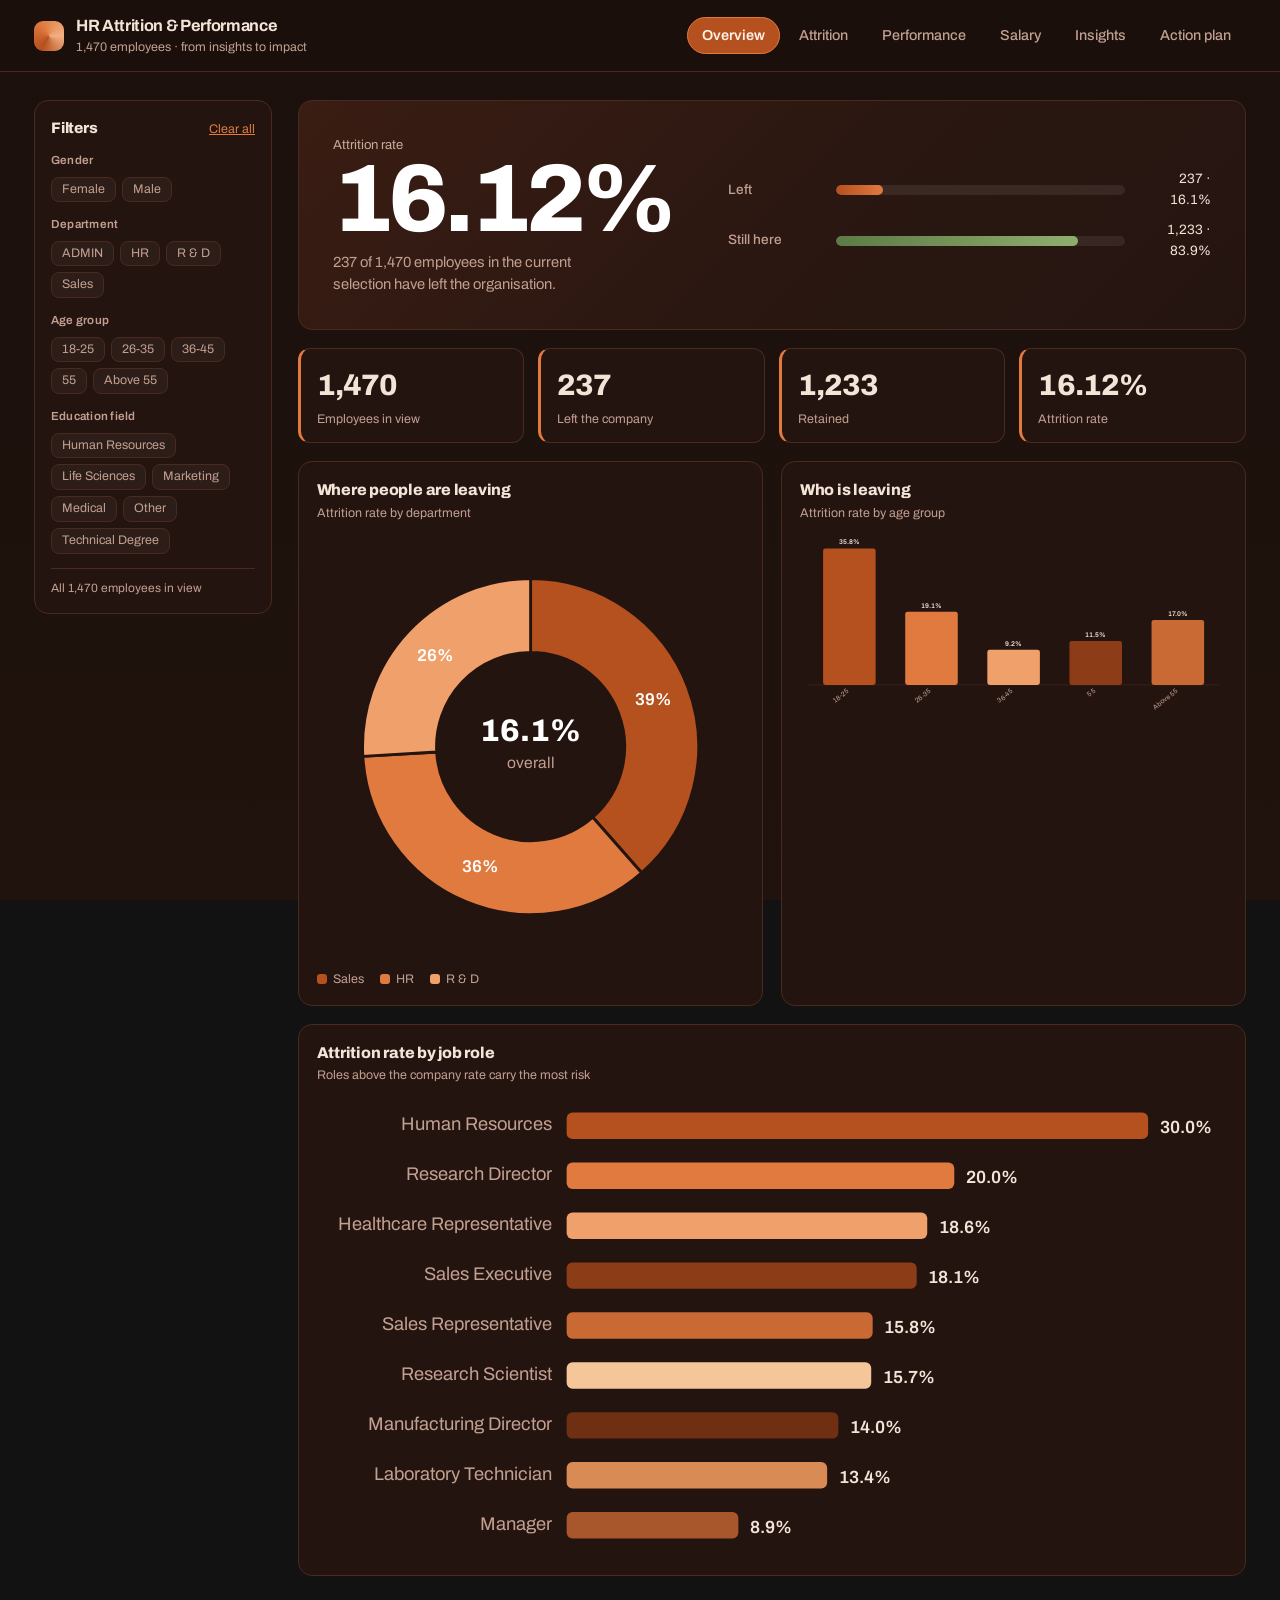
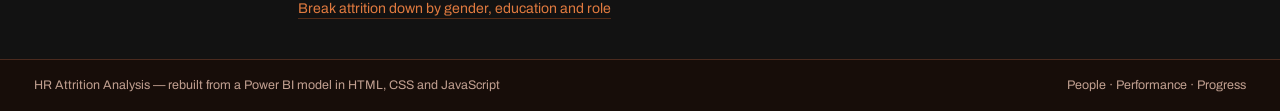
<file: index.html>
<!DOCTYPE html>
<html lang="en">
<head>
<meta charset="utf-8">
<meta name="viewport" content="width=device-width, initial-scale=1">
<title>Overview &middot; HR Attrition Analysis</title>
<meta name="description" content="Headline attrition rate, department and age-group breakdown.">
<link rel="preconnect" href="https://fonts.googleapis.com">
<link rel="preconnect" href="https://fonts.gstatic.com" crossorigin>
<link href="https://fonts.googleapis.com/css2?family=Archivo:wght@400;500;600;800&display=swap" rel="stylesheet">
<link rel="stylesheet" href="style.css">
</head>
<body data-page="overview">

<a class="skip" href="#main">Skip to content</a>

<header class="topbar">
  <div class="brand">
    <span class="mark" aria-hidden="true"></span>
    <span>
      <b>HR Attrition &amp; Performance</b>
      <i>1,470 employees &middot; from insights to impact</i>
    </span>
  </div>
  <nav class="tabs" aria-label="Report pages">
    <a href="index.html" aria-current="page">Overview</a>
    <a href="attrition.html">Attrition</a>
    <a href="performance.html">Performance</a>
    <a href="salary.html">Salary</a>
    <a href="insights.html">Insights</a>
    <a href="action-plan.html">Action plan</a>
  </nav>
</header>

<div class="shell">

  <aside class="filters" id="filters" aria-label="Filters">
    <div class="filters-head">
      <h2>Filters</h2>
      <button type="button" id="reset">Clear all</button>
    </div>
    <div id="filter-groups"></div>
    <p class="scope" id="scope"></p>
  </aside>

  <main id="main">
    <div class="hero">
      <div class="hero-figure">
        <p class="hero-label">Attrition rate</p>
        <p class="hero-number" id="heroRate">&mdash;</p>
        <p class="hero-sub" id="heroSub"></p>
      </div>
      <div class="hero-split" id="heroSplit"></div>
    </div>

    <div class="kpis" id="kpis"></div>

    <div class="grid two">
      <article class="card">
        <h3>Where people are leaving</h3>
        <p class="note">Attrition rate by department</p>
        <div class="chart" id="ovDept"></div>
      </article>
      <article class="card">
        <h3>Who is leaving</h3>
        <p class="note">Attrition rate by age group</p>
        <div class="chart" id="ovAge"></div>
      </article>
    </div>

    <article class="card">
      <h3>Attrition rate by job role</h3>
      <p class="note">Roles above the company rate carry the most risk</p>
      <div class="chart" id="ovRole"></div>
    </article>

    <nav class="next">
      <a href="attrition.html">Break attrition down by gender, education and role</a>
    </nav>

  </main>
</div>

<footer class="foot">
  <span>HR Attrition Analysis &mdash; rebuilt from a Power BI model in HTML, CSS and JavaScript</span>
  <span>People &middot; Performance &middot; Progress</span>
</footer>

<div class="tip" id="tip" role="status" aria-live="polite"></div>

<script src="data.js"></script>
<script src="charts.js"></script>
<script src="app.js"></script>
</body>
</html>
</file>
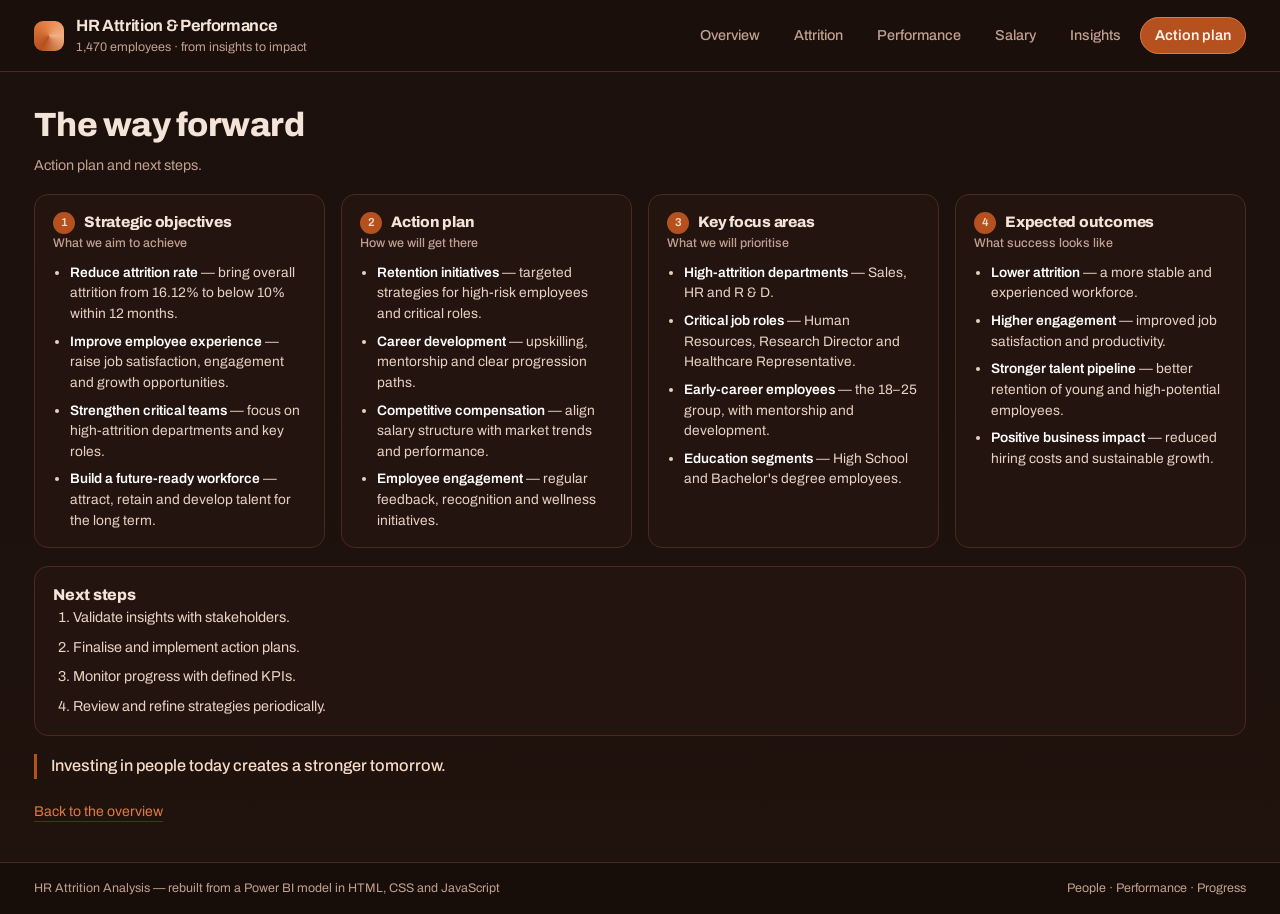
<file: action-plan.html>
<!DOCTYPE html>
<html lang="en">
<head>
<meta charset="utf-8">
<meta name="viewport" content="width=device-width, initial-scale=1">
<title>Action plan &middot; HR Attrition Analysis</title>
<meta name="description" content="Objectives, action plan, focus areas and expected outcomes.">
<link rel="preconnect" href="https://fonts.googleapis.com">
<link rel="preconnect" href="https://fonts.gstatic.com" crossorigin>
<link href="https://fonts.googleapis.com/css2?family=Archivo:wght@400;500;600;800&display=swap" rel="stylesheet">
<link rel="stylesheet" href="style.css">
</head>
<body data-page="action">

<a class="skip" href="#main">Skip to content</a>

<header class="topbar">
  <div class="brand">
    <span class="mark" aria-hidden="true"></span>
    <span>
      <b>HR Attrition &amp; Performance</b>
      <i>1,470 employees &middot; from insights to impact</i>
    </span>
  </div>
  <nav class="tabs" aria-label="Report pages">
    <a href="index.html">Overview</a>
    <a href="attrition.html">Attrition</a>
    <a href="performance.html">Performance</a>
    <a href="salary.html">Salary</a>
    <a href="insights.html">Insights</a>
    <a href="action-plan.html" aria-current="page">Action plan</a>
  </nav>
</header>

<div class="shell wide">


  <main id="main">
    <div class="page-head">
      <h2>The way forward</h2>
      <p>Action plan and next steps.</p>
    </div>
    <div class="plan" id="plan"></div>
    <article class="card steps-card">
      <h3>Next steps</h3>
      <ol class="steps" id="steps"></ol>
    </article>
    <p class="pull">Investing in people today creates a stronger tomorrow.</p>
    <nav class="next">
      <a href="index.html">Back to the overview</a>
    </nav>

  </main>
</div>

<footer class="foot">
  <span>HR Attrition Analysis &mdash; rebuilt from a Power BI model in HTML, CSS and JavaScript</span>
  <span>People &middot; Performance &middot; Progress</span>
</footer>

<div class="tip" id="tip" role="status" aria-live="polite"></div>

<script src="data.js"></script>
<script src="charts.js"></script>
<script src="app.js"></script>
</body>
</html>
</file>
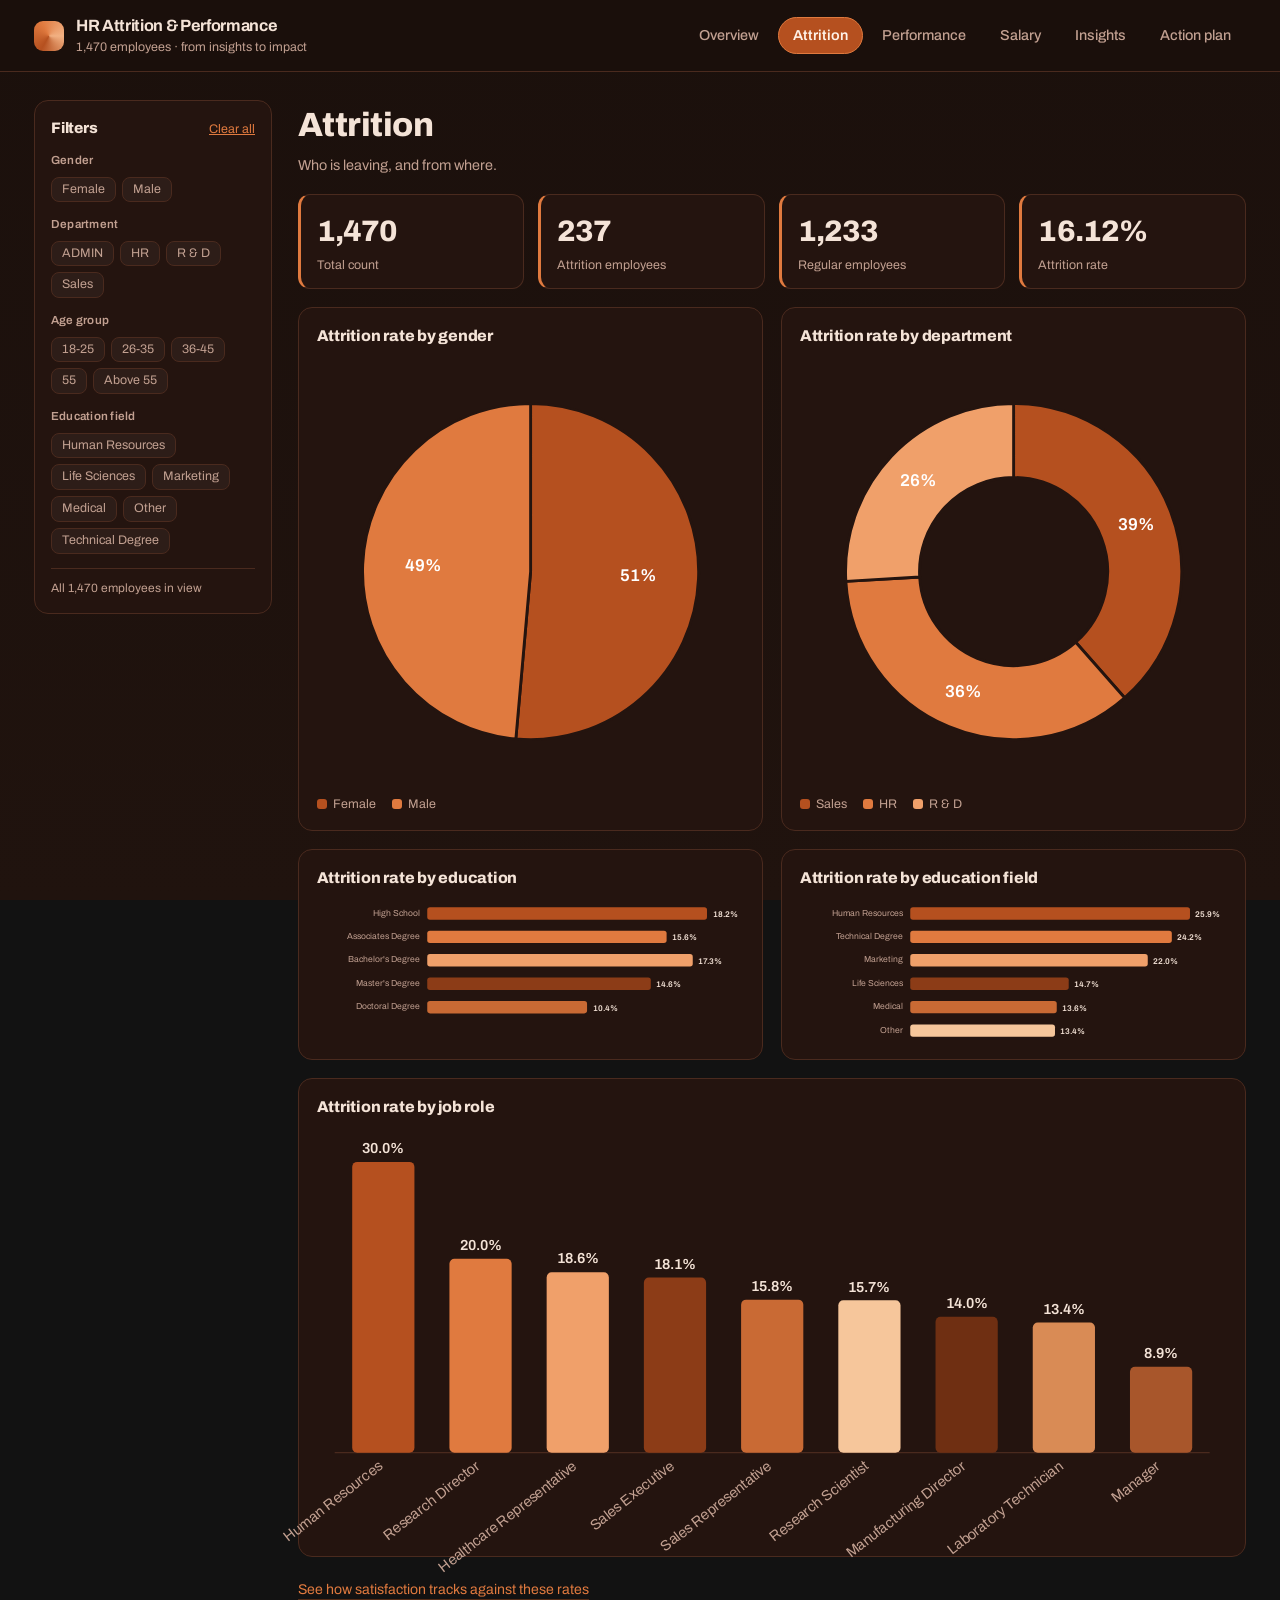
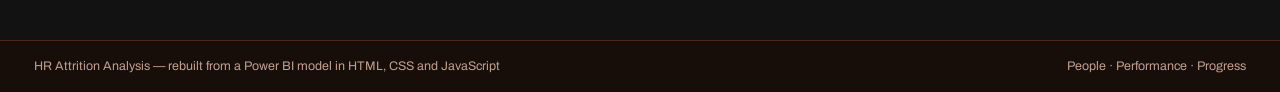
<file: attrition.html>
<!DOCTYPE html>
<html lang="en">
<head>
<meta charset="utf-8">
<meta name="viewport" content="width=device-width, initial-scale=1">
<title>Attrition &middot; HR Attrition Analysis</title>
<meta name="description" content="Attrition rate by gender, department, education and job role.">
<link rel="preconnect" href="https://fonts.googleapis.com">
<link rel="preconnect" href="https://fonts.gstatic.com" crossorigin>
<link href="https://fonts.googleapis.com/css2?family=Archivo:wght@400;500;600;800&display=swap" rel="stylesheet">
<link rel="stylesheet" href="style.css">
</head>
<body data-page="attrition">

<a class="skip" href="#main">Skip to content</a>

<header class="topbar">
  <div class="brand">
    <span class="mark" aria-hidden="true"></span>
    <span>
      <b>HR Attrition &amp; Performance</b>
      <i>1,470 employees &middot; from insights to impact</i>
    </span>
  </div>
  <nav class="tabs" aria-label="Report pages">
    <a href="index.html">Overview</a>
    <a href="attrition.html" aria-current="page">Attrition</a>
    <a href="performance.html">Performance</a>
    <a href="salary.html">Salary</a>
    <a href="insights.html">Insights</a>
    <a href="action-plan.html">Action plan</a>
  </nav>
</header>

<div class="shell">

  <aside class="filters" id="filters" aria-label="Filters">
    <div class="filters-head">
      <h2>Filters</h2>
      <button type="button" id="reset">Clear all</button>
    </div>
    <div id="filter-groups"></div>
    <p class="scope" id="scope"></p>
  </aside>

  <main id="main">
    <div class="page-head">
      <h2>Attrition</h2>
      <p>Who is leaving, and from where.</p>
    </div>

    <div class="kpis" id="kpis2"></div>

    <div class="grid two">
      <article class="card">
        <h3>Attrition rate by gender</h3>
        <div class="chart" id="atGender"></div>
      </article>
      <article class="card">
        <h3>Attrition rate by department</h3>
        <div class="chart" id="atDept"></div>
      </article>
    </div>

    <div class="grid two">
      <article class="card">
        <h3>Attrition rate by education</h3>
        <div class="chart" id="atEdu"></div>
      </article>
      <article class="card">
        <h3>Attrition rate by education field</h3>
        <div class="chart" id="atField"></div>
      </article>
    </div>

    <article class="card">
      <h3>Attrition rate by job role</h3>
      <div class="chart" id="atRole"></div>
    </article>

    <nav class="next">
      <a href="performance.html">See how satisfaction tracks against these rates</a>
    </nav>

  </main>
</div>

<footer class="foot">
  <span>HR Attrition Analysis &mdash; rebuilt from a Power BI model in HTML, CSS and JavaScript</span>
  <span>People &middot; Performance &middot; Progress</span>
</footer>

<div class="tip" id="tip" role="status" aria-live="polite"></div>

<script src="data.js"></script>
<script src="charts.js"></script>
<script src="app.js"></script>
</body>
</html>
</file>
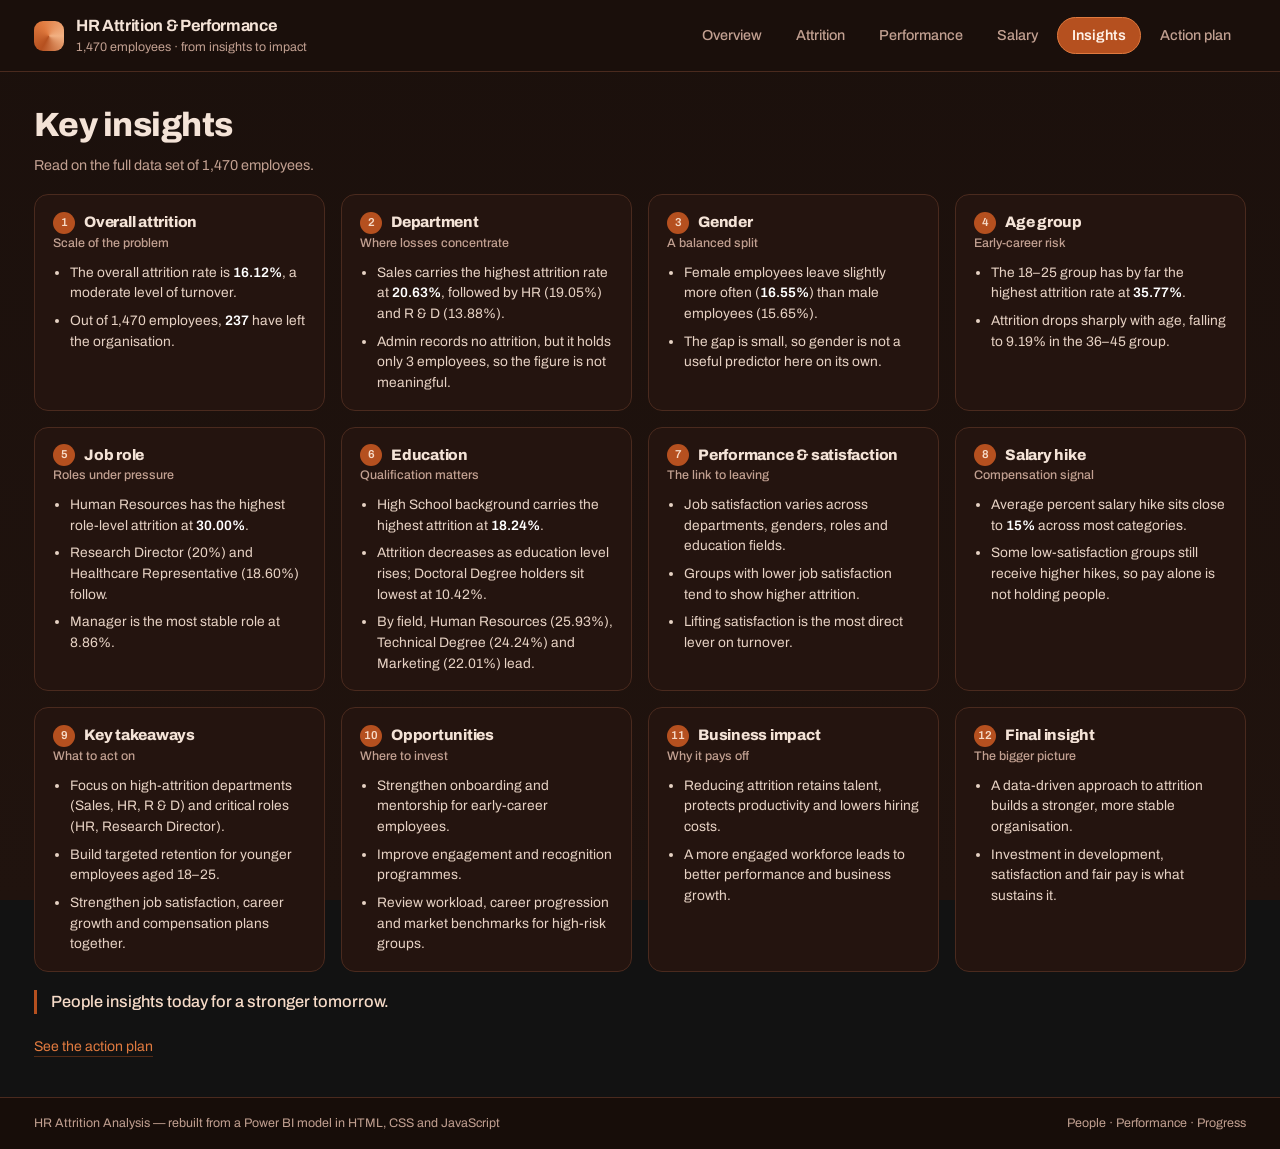
<file: insights.html>
<!DOCTYPE html>
<html lang="en">
<head>
<meta charset="utf-8">
<meta name="viewport" content="width=device-width, initial-scale=1">
<title>Insights &middot; HR Attrition Analysis</title>
<meta name="description" content="Twelve key findings from the HR attrition analysis.">
<link rel="preconnect" href="https://fonts.googleapis.com">
<link rel="preconnect" href="https://fonts.gstatic.com" crossorigin>
<link href="https://fonts.googleapis.com/css2?family=Archivo:wght@400;500;600;800&display=swap" rel="stylesheet">
<link rel="stylesheet" href="style.css">
</head>
<body data-page="insights">

<a class="skip" href="#main">Skip to content</a>

<header class="topbar">
  <div class="brand">
    <span class="mark" aria-hidden="true"></span>
    <span>
      <b>HR Attrition &amp; Performance</b>
      <i>1,470 employees &middot; from insights to impact</i>
    </span>
  </div>
  <nav class="tabs" aria-label="Report pages">
    <a href="index.html">Overview</a>
    <a href="attrition.html">Attrition</a>
    <a href="performance.html">Performance</a>
    <a href="salary.html">Salary</a>
    <a href="insights.html" aria-current="page">Insights</a>
    <a href="action-plan.html">Action plan</a>
  </nav>
</header>

<div class="shell wide">


  <main id="main">
    <div class="page-head">
      <h2>Key insights</h2>
      <p>Read on the full data set of 1,470 employees.</p>
    </div>
    <div class="insights" id="insights"></div>
    <p class="pull">People insights today for a stronger tomorrow.</p>
    <nav class="next">
      <a href="action-plan.html">See the action plan</a>
    </nav>

  </main>
</div>

<footer class="foot">
  <span>HR Attrition Analysis &mdash; rebuilt from a Power BI model in HTML, CSS and JavaScript</span>
  <span>People &middot; Performance &middot; Progress</span>
</footer>

<div class="tip" id="tip" role="status" aria-live="polite"></div>

<script src="data.js"></script>
<script src="charts.js"></script>
<script src="app.js"></script>
</body>
</html>
</file>
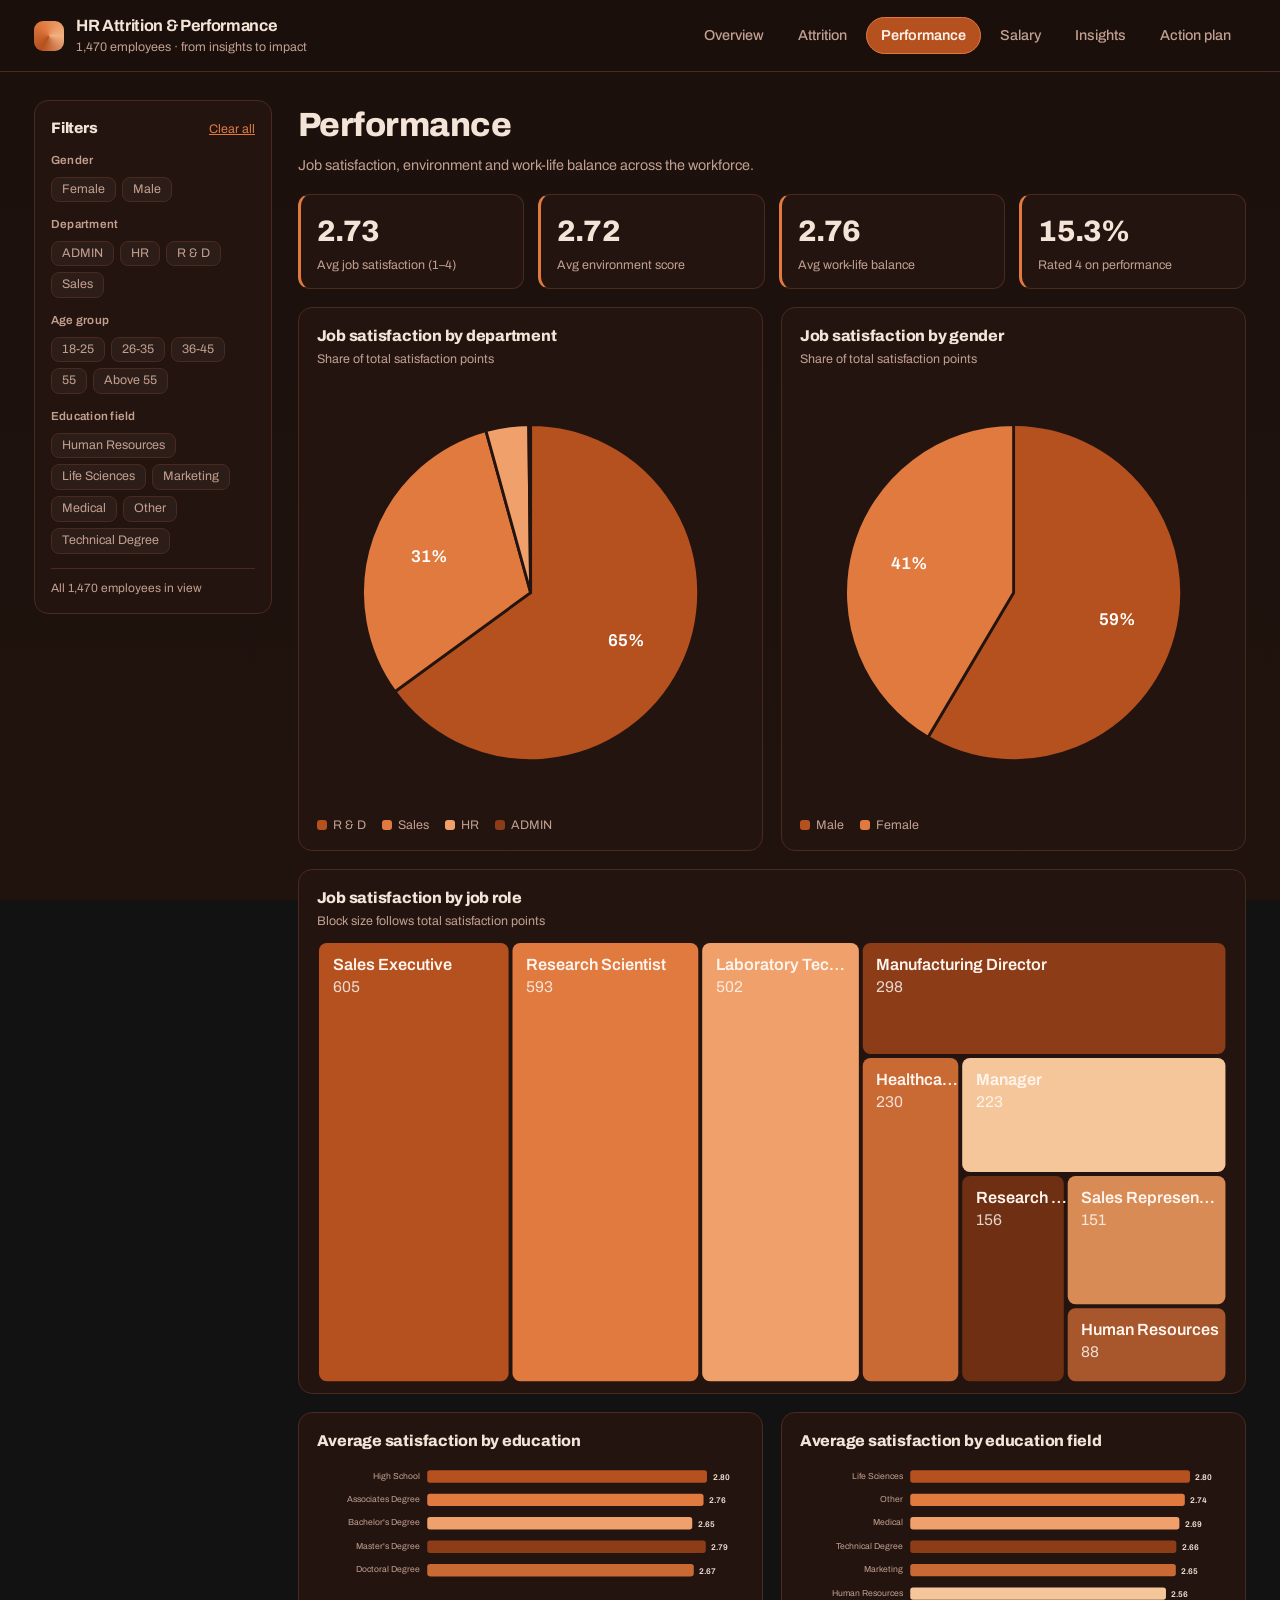
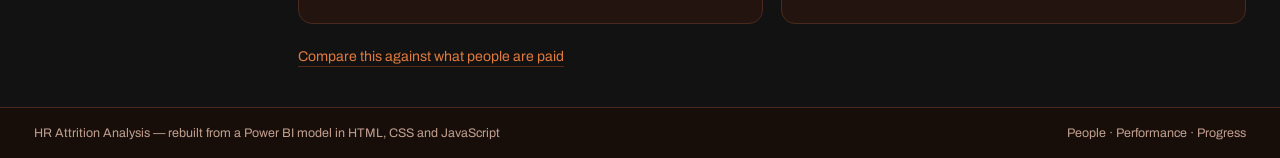
<file: performance.html>
<!DOCTYPE html>
<html lang="en">
<head>
<meta charset="utf-8">
<meta name="viewport" content="width=device-width, initial-scale=1">
<title>Performance &middot; HR Attrition Analysis</title>
<meta name="description" content="Job satisfaction across departments, roles and education.">
<link rel="preconnect" href="https://fonts.googleapis.com">
<link rel="preconnect" href="https://fonts.gstatic.com" crossorigin>
<link href="https://fonts.googleapis.com/css2?family=Archivo:wght@400;500;600;800&display=swap" rel="stylesheet">
<link rel="stylesheet" href="style.css">
</head>
<body data-page="performance">

<a class="skip" href="#main">Skip to content</a>

<header class="topbar">
  <div class="brand">
    <span class="mark" aria-hidden="true"></span>
    <span>
      <b>HR Attrition &amp; Performance</b>
      <i>1,470 employees &middot; from insights to impact</i>
    </span>
  </div>
  <nav class="tabs" aria-label="Report pages">
    <a href="index.html">Overview</a>
    <a href="attrition.html">Attrition</a>
    <a href="performance.html" aria-current="page">Performance</a>
    <a href="salary.html">Salary</a>
    <a href="insights.html">Insights</a>
    <a href="action-plan.html">Action plan</a>
  </nav>
</header>

<div class="shell">

  <aside class="filters" id="filters" aria-label="Filters">
    <div class="filters-head">
      <h2>Filters</h2>
      <button type="button" id="reset">Clear all</button>
    </div>
    <div id="filter-groups"></div>
    <p class="scope" id="scope"></p>
  </aside>

  <main id="main">
    <div class="page-head">
      <h2>Performance</h2>
      <p>Job satisfaction, environment and work-life balance across the workforce.</p>
    </div>

    <div class="kpis" id="kpis3"></div>

    <div class="grid two">
      <article class="card">
        <h3>Job satisfaction by department</h3>
        <p class="note">Share of total satisfaction points</p>
        <div class="chart" id="pfDept"></div>
      </article>
      <article class="card">
        <h3>Job satisfaction by gender</h3>
        <p class="note">Share of total satisfaction points</p>
        <div class="chart" id="pfGender"></div>
      </article>
    </div>

    <article class="card">
      <h3>Job satisfaction by job role</h3>
      <p class="note">Block size follows total satisfaction points</p>
      <div class="chart" id="pfRole"></div>
    </article>

    <div class="grid two">
      <article class="card">
        <h3>Average satisfaction by education</h3>
        <div class="chart" id="pfEdu"></div>
      </article>
      <article class="card">
        <h3>Average satisfaction by education field</h3>
        <div class="chart" id="pfField"></div>
      </article>
    </div>

    <nav class="next">
      <a href="salary.html">Compare this against what people are paid</a>
    </nav>

  </main>
</div>

<footer class="foot">
  <span>HR Attrition Analysis &mdash; rebuilt from a Power BI model in HTML, CSS and JavaScript</span>
  <span>People &middot; Performance &middot; Progress</span>
</footer>

<div class="tip" id="tip" role="status" aria-live="polite"></div>

<script src="data.js"></script>
<script src="charts.js"></script>
<script src="app.js"></script>
</body>
</html>
</file>
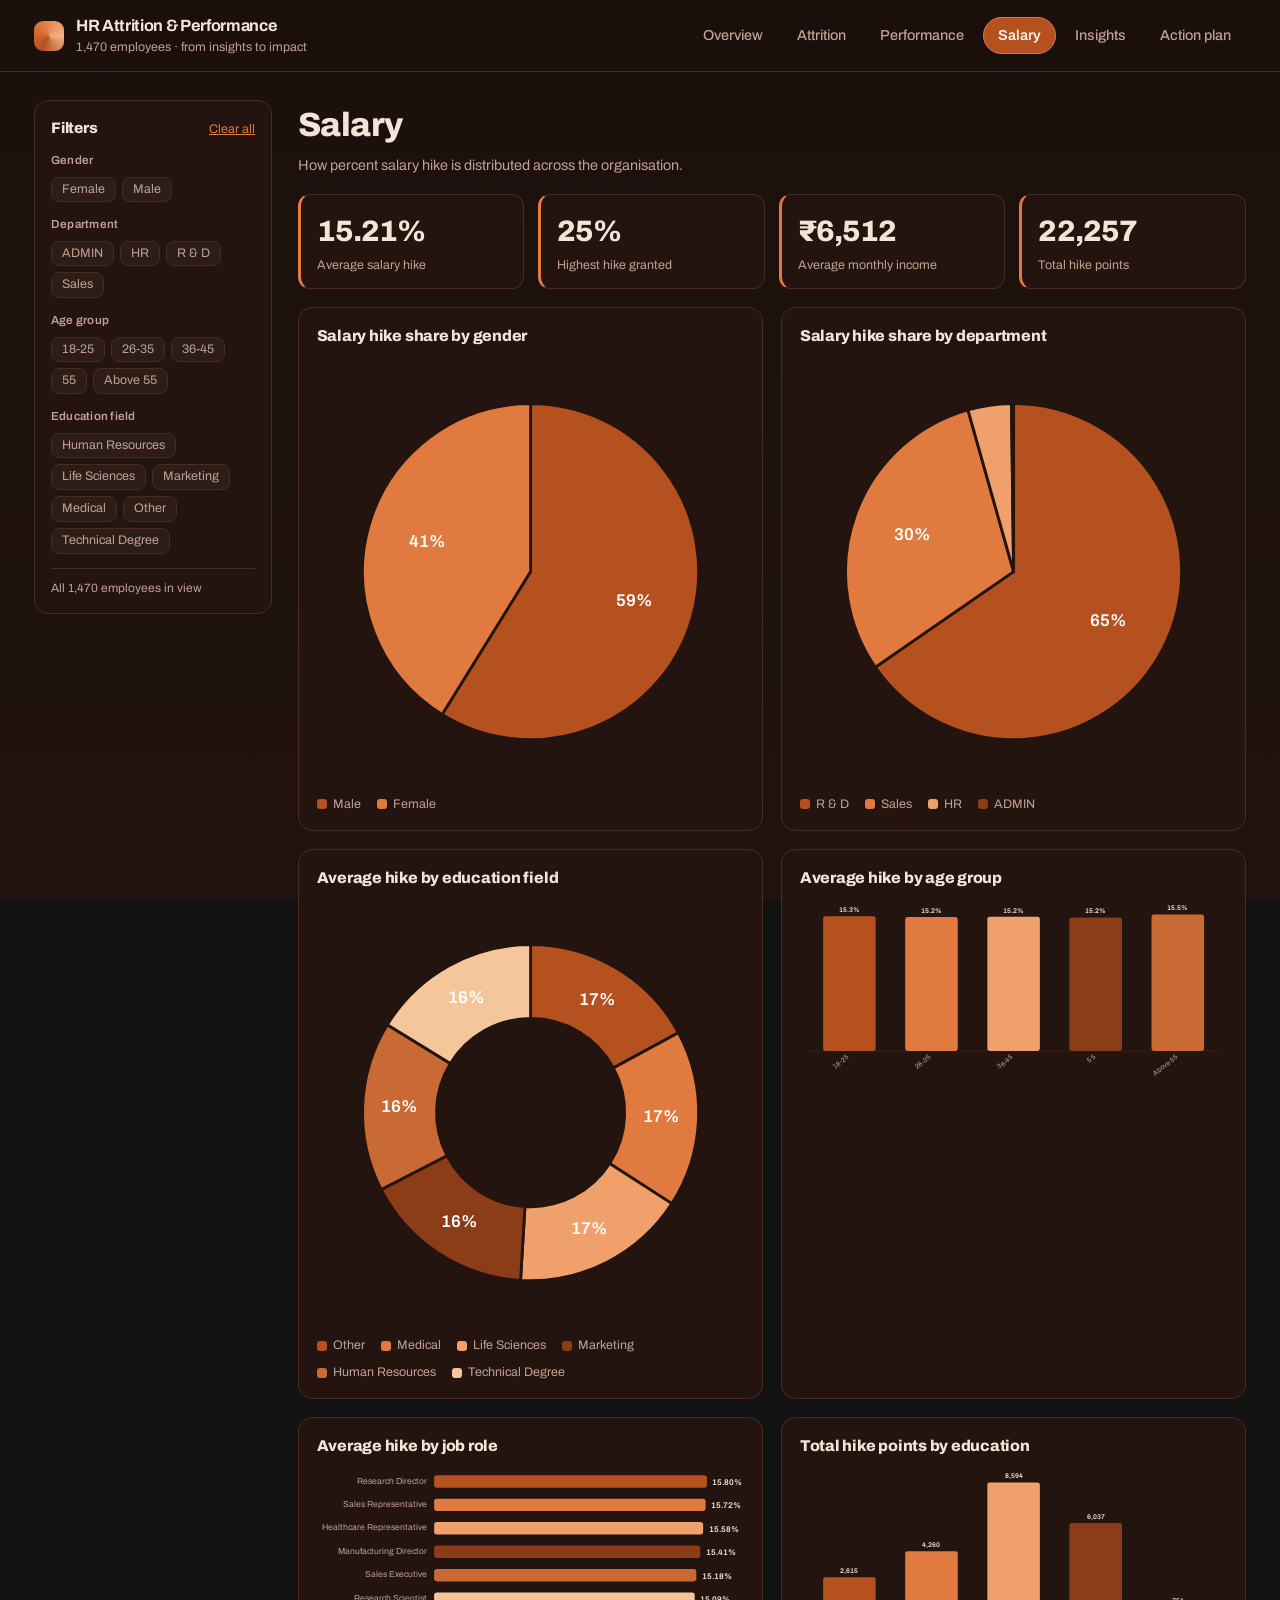
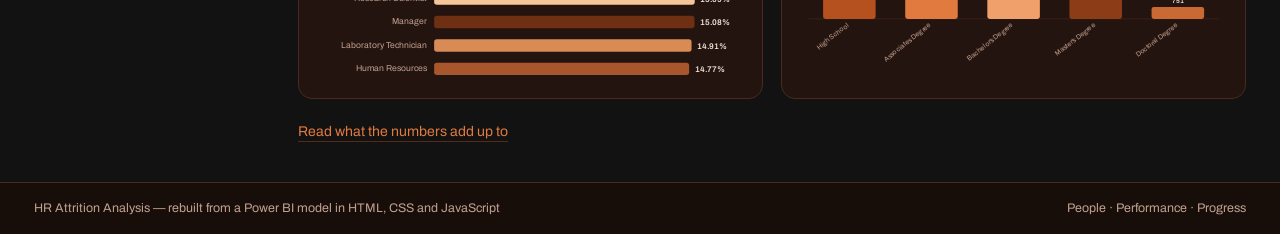
<file: salary.html>
<!DOCTYPE html>
<html lang="en">
<head>
<meta charset="utf-8">
<meta name="viewport" content="width=device-width, initial-scale=1">
<title>Salary &middot; HR Attrition Analysis</title>
<meta name="description" content="Percent salary hike by gender, department, age and role.">
<link rel="preconnect" href="https://fonts.googleapis.com">
<link rel="preconnect" href="https://fonts.gstatic.com" crossorigin>
<link href="https://fonts.googleapis.com/css2?family=Archivo:wght@400;500;600;800&display=swap" rel="stylesheet">
<link rel="stylesheet" href="style.css">
</head>
<body data-page="salary">

<a class="skip" href="#main">Skip to content</a>

<header class="topbar">
  <div class="brand">
    <span class="mark" aria-hidden="true"></span>
    <span>
      <b>HR Attrition &amp; Performance</b>
      <i>1,470 employees &middot; from insights to impact</i>
    </span>
  </div>
  <nav class="tabs" aria-label="Report pages">
    <a href="index.html">Overview</a>
    <a href="attrition.html">Attrition</a>
    <a href="performance.html">Performance</a>
    <a href="salary.html" aria-current="page">Salary</a>
    <a href="insights.html">Insights</a>
    <a href="action-plan.html">Action plan</a>
  </nav>
</header>

<div class="shell">

  <aside class="filters" id="filters" aria-label="Filters">
    <div class="filters-head">
      <h2>Filters</h2>
      <button type="button" id="reset">Clear all</button>
    </div>
    <div id="filter-groups"></div>
    <p class="scope" id="scope"></p>
  </aside>

  <main id="main">
    <div class="page-head">
      <h2>Salary</h2>
      <p>How percent salary hike is distributed across the organisation.</p>
    </div>

    <div class="kpis" id="kpis4"></div>

    <div class="grid two">
      <article class="card">
        <h3>Salary hike share by gender</h3>
        <div class="chart" id="slGender"></div>
      </article>
      <article class="card">
        <h3>Salary hike share by department</h3>
        <div class="chart" id="slDept"></div>
      </article>
    </div>

    <div class="grid two">
      <article class="card">
        <h3>Average hike by education field</h3>
        <div class="chart" id="slField"></div>
      </article>
      <article class="card">
        <h3>Average hike by age group</h3>
        <div class="chart" id="slAge"></div>
      </article>
    </div>

    <div class="grid two">
      <article class="card">
        <h3>Average hike by job role</h3>
        <div class="chart" id="slRole"></div>
      </article>
      <article class="card">
        <h3>Total hike points by education</h3>
        <div class="chart" id="slEdu"></div>
      </article>
    </div>

    <nav class="next">
      <a href="insights.html">Read what the numbers add up to</a>
    </nav>

  </main>
</div>

<footer class="foot">
  <span>HR Attrition Analysis &mdash; rebuilt from a Power BI model in HTML, CSS and JavaScript</span>
  <span>People &middot; Performance &middot; Progress</span>
</footer>

<div class="tip" id="tip" role="status" aria-live="polite"></div>

<script src="data.js"></script>
<script src="charts.js"></script>
<script src="app.js"></script>
</body>
</html>
</file>
<file: style.css>
/* HR Attrition dashboard — palette carried over from the Power BI report */
:root{
  --ink:#1b100c;
  --ink-2:#24140f;
  --panel:#2e1a13;
  --line:#4a2a1e;
  --rust:#b5501f;
  --copper:#e07a3f;
  --peach:#f6dbc8;
  --sand:#c9a18b;
  --text:#f4e3d7;
  --muted:#c2a091;
  --good:#8fae6e;
  --radius:14px;
  color-scheme:dark;
}
*{box-sizing:border-box}
html,body{margin:0}
body{
  background:
    radial-gradient(1100px 600px at 82% -10%, #40201400 0%, transparent 60%),
    linear-gradient(180deg,#1b100c 0%, #20130e 100%);
  background-attachment:fixed;
  color:var(--text);
  font-family:Archivo,"Segoe UI",system-ui,-apple-system,sans-serif;
  font-size:16px;
  line-height:1.5;
  -webkit-font-smoothing:antialiased;
}
h1,h2,h3{margin:0;font-weight:800;letter-spacing:-.015em}
p{margin:0}
button{font:inherit;color:inherit;cursor:pointer}
.skip{position:absolute;left:-999px}
.skip:focus{left:12px;top:12px;background:var(--copper);color:#231008;padding:8px 14px;border-radius:8px;z-index:50}
:focus-visible{outline:2px solid var(--copper);outline-offset:2px;border-radius:6px}

/* header */
.topbar{
  position:sticky;top:0;z-index:20;
  display:flex;flex-wrap:wrap;gap:14px;align-items:center;justify-content:space-between;
  padding:14px clamp(16px,3vw,34px);
  background:rgba(27,16,12,.92);
  backdrop-filter:blur(8px);
  border-bottom:1px solid var(--line);
}
.brand{display:flex;align-items:center;gap:12px}
.brand .mark{
  width:30px;height:30px;border-radius:9px;flex:none;
  background:conic-gradient(from 210deg,var(--rust),var(--copper),#f2b183,var(--rust));
}
.brand b{display:block;font-size:1.02rem;letter-spacing:-.02em}
.brand i{display:block;font-style:normal;font-size:.78rem;color:var(--muted)}
.tabs{display:flex;flex-wrap:wrap;gap:4px}
.tabs a{
  display:inline-block;text-decoration:none;
  border:1px solid transparent;
  padding:7px 14px;border-radius:999px;color:var(--muted);font-weight:500;font-size:.9rem;
}
.tabs a:hover{color:var(--text);background:#ffffff0d}
.tabs a[aria-current="page"]{background:var(--rust);border-color:var(--copper);color:#fff2e8;font-weight:600}

/* layout */
.shell{display:grid;grid-template-columns:238px minmax(0,1fr);gap:clamp(16px,2vw,26px);
  padding:clamp(16px,2.4vw,28px) clamp(16px,3vw,34px) 40px;align-items:start}
main{min-width:0;display:grid;gap:18px}

/* filters */
.filters{position:sticky;top:78px;background:var(--ink-2);border:1px solid var(--line);border-radius:var(--radius);padding:16px}
.filters-head{display:flex;align-items:baseline;justify-content:space-between;margin-bottom:12px}
.filters-head h2{font-size:.95rem}
.filters-head button{background:none;border:0;color:var(--copper);font-size:.78rem;padding:0;text-decoration:underline}
.fgroup{margin-bottom:14px}
.fgroup h4{margin:0 0 7px;font-size:.73rem;font-weight:600;color:var(--muted);letter-spacing:.02em}
.chips{display:flex;flex-wrap:wrap;gap:6px}
.chip{
  background:#ffffff0a;border:1px solid var(--line);color:var(--muted);
  padding:5px 10px;border-radius:8px;font-size:.78rem;line-height:1.1;
}
.chip:hover{border-color:var(--copper);color:var(--text)}
.chip[aria-pressed="true"]{background:var(--rust);border-color:var(--copper);color:#fff3e9;font-weight:600}
.scope{margin-top:6px;font-size:.75rem;color:var(--muted);border-top:1px solid var(--line);padding-top:10px}

/* cards */
.card{background:var(--ink-2);border:1px solid var(--line);border-radius:var(--radius);padding:16px 18px 10px}
.card h3{font-size:.98rem}
.card .note{font-size:.78rem;color:var(--muted);margin-top:2px}
.chart{margin-top:10px}
.chart svg{display:block;width:100%;height:auto;overflow:visible}
.grid{display:grid;gap:18px}
.grid.two{grid-template-columns:repeat(auto-fit,minmax(330px,1fr))}

/* hero */
.hero{
  display:grid;grid-template-columns:minmax(220px,.85fr) minmax(280px,1.15fr);gap:clamp(18px,3vw,40px);
  align-items:center;
  background:linear-gradient(135deg,#3a1d13 0%,#2a1711 55%,#241410 100%);
  border:1px solid var(--line);border-radius:var(--radius);padding:clamp(20px,3vw,34px);
}
.hero-label{font-size:.82rem;color:var(--peach);opacity:.75}
.hero-number{font-size:clamp(3.6rem,9vw,6rem);font-weight:800;line-height:.92;letter-spacing:-.045em;
  font-variant-numeric:tabular-nums;color:#fff}
.hero-sub{margin-top:8px;font-size:.92rem;color:var(--muted);max-width:34ch}
.hero-split{display:grid;gap:10px}
.split-row{display:grid;grid-template-columns:96px minmax(0,1fr) 74px;gap:12px;align-items:center;font-size:.85rem}
.split-row b{font-weight:500;color:var(--muted)}
.split-row span{text-align:right;font-variant-numeric:tabular-nums}
.bar{height:10px;border-radius:999px;background:#ffffff14;overflow:hidden}
.bar i{display:block;height:100%;border-radius:999px;background:linear-gradient(90deg,var(--rust),var(--copper))}
.bar.stay i{background:linear-gradient(90deg,#5c7a45,var(--good))}

/* kpis */
.kpis{display:grid;grid-template-columns:repeat(auto-fit,minmax(170px,1fr));gap:14px}
.kpi{background:var(--ink-2);border:1px solid var(--line);border-left:3px solid var(--copper);
  border-radius:12px;padding:14px 16px}
.kpi b{display:block;font-size:1.85rem;font-weight:800;letter-spacing:-.03em;font-variant-numeric:tabular-nums}
.kpi span{display:block;font-size:.78rem;color:var(--muted);margin-top:2px}

/* prose pages */
.shell.wide{grid-template-columns:minmax(0,1fr)}
.next{margin-top:4px;font-size:.88rem}
.next a{color:var(--copper);text-decoration:none;border-bottom:1px solid #b5501f66;padding-bottom:2px}
.next a:hover{color:var(--peach);border-color:var(--copper)}
.steps-card{padding-bottom:18px}
.page-head h2{font-size:clamp(1.5rem,3.4vw,2.1rem)}
.page-head p{color:var(--muted);font-size:.9rem;margin-top:4px}
.insights,.plan{display:grid;grid-template-columns:repeat(auto-fit,minmax(290px,1fr));gap:16px}
.ins{background:var(--ink-2);border:1px solid var(--line);border-radius:var(--radius);padding:16px 18px}
.ins h3{font-size:.95rem;display:flex;align-items:center;gap:9px}
.ins h3 em{font-style:normal;font-size:.72rem;font-weight:600;color:var(--peach);
  background:var(--rust);width:22px;height:22px;flex:none;border-radius:50%;
  display:grid;place-items:center}
.ins h4{margin:0;font-size:.78rem;font-weight:500;color:var(--muted)}
.ins ul{margin:10px 0 0;padding-left:17px;display:grid;gap:7px}
.ins li{font-size:.86rem;color:#e7d2c4;max-width:46ch}
.ins li b{color:#fff;font-weight:600}
.steps{margin:0;padding-left:20px;display:grid;gap:8px;font-size:.9rem;color:#e7d2c4}
.pull{font-size:1.02rem;color:var(--peach);border-left:3px solid var(--rust);padding-left:14px;font-weight:500}

/* chart bits */
.legend{display:flex;flex-wrap:wrap;gap:8px 16px;margin:10px 0 6px;font-size:.78rem;color:var(--muted)}
.legend span{display:flex;align-items:center;gap:6px}
.legend i{width:10px;height:10px;border-radius:3px;flex:none}
.empty{padding:26px 0;color:var(--muted);font-size:.85rem;text-align:center}
.tip{
  position:fixed;pointer-events:none;opacity:0;transform:translate(-50%,-140%);
  background:#3a2016;border:1px solid var(--copper);border-radius:9px;
  padding:6px 10px;font-size:.78rem;white-space:nowrap;z-index:40;transition:opacity .12s
}
.tip.on{opacity:1}
.seg text{font-variant-numeric:tabular-nums}

.foot{
  display:flex;flex-wrap:wrap;gap:10px;justify-content:space-between;
  padding:16px clamp(16px,3vw,34px);border-top:1px solid var(--line);
  font-size:.78rem;color:var(--muted);background:#170d09
}

@media (max-width:900px){
  .shell{grid-template-columns:1fr}
  .filters{position:static}
  .hero{grid-template-columns:1fr}
}
@media (prefers-reduced-motion:reduce){*{transition:none!important;animation:none!important}}
</file>
